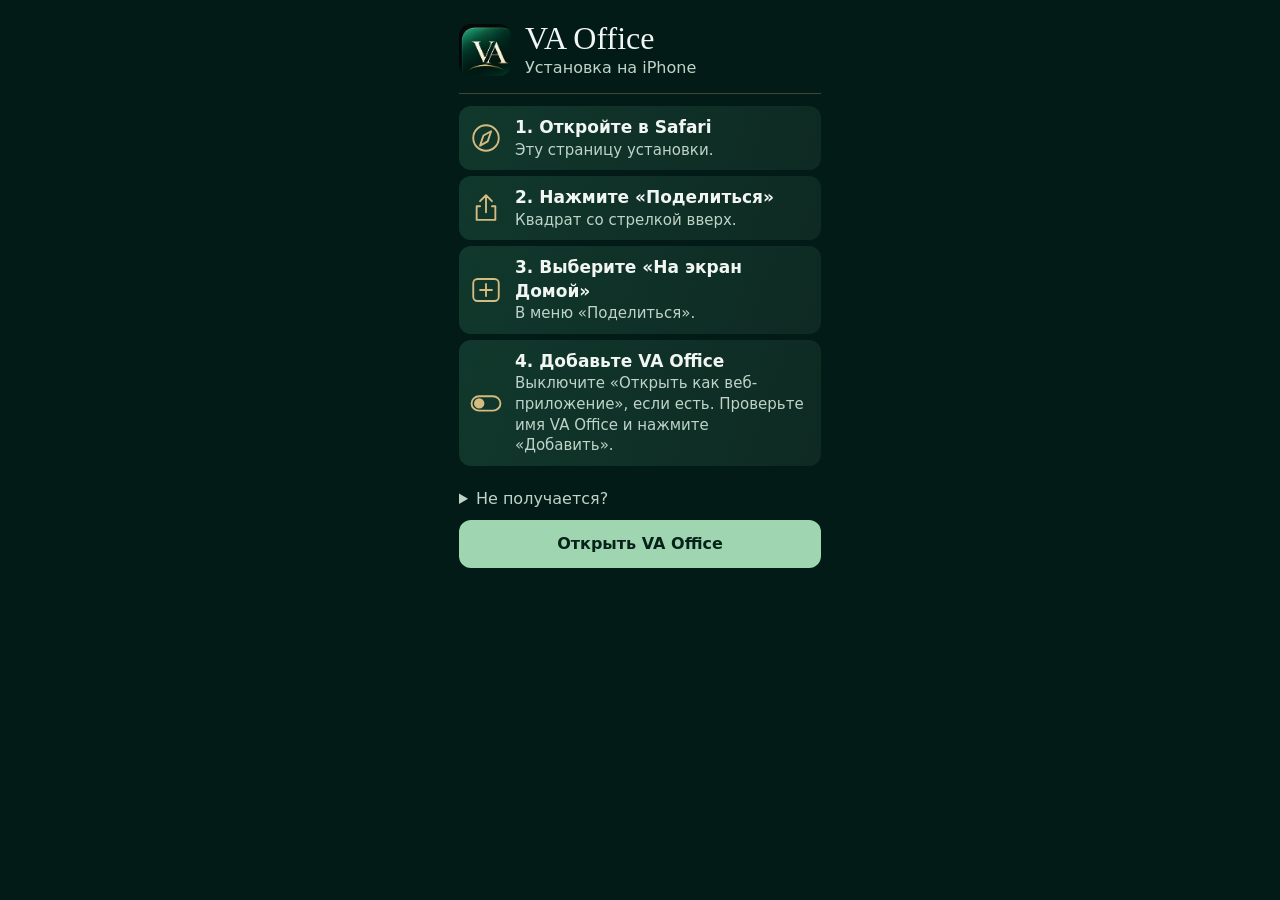
<file: index.html>
<!doctype html>
<html lang="ru"><head><meta charset="utf-8"><meta name="viewport" content="width=device-width,initial-scale=1"><meta name="apple-mobile-web-app-title" content="VA Office"><title>VA Office</title><link rel="apple-touch-icon" href="./apple-touch-icon.png"><style>
*{box-sizing:border-box}html{color-scheme:dark;background:#031b16;color:#f2f6f3;font:16px/1.38 system-ui,-apple-system,sans-serif}body{margin:0}main{width:min(100%,390px);margin:0 auto;padding:20px 14px 24px}header{display:flex;align-items:center;gap:14px;padding-bottom:14px;border-bottom:1px solid #9e8b5966}header img{width:52px;height:52px;border-radius:12px}h1{font:normal 32px Georgia,serif;margin:0}header p,p{margin:0;color:#bfd3c8}ol{list-style:none;padding:0;margin:12px 0}li{display:flex;align-items:center;gap:12px;margin:6px 0;background:linear-gradient(110deg,#11382c,#0e2a22);border-radius:12px;padding:10px}svg{width:34px;flex:none;color:#d4bb81}strong{font-size:17px}li p,details p{font-size:15px}summary{cursor:pointer;padding:10px 0;color:#bfd3c8}details p{padding-bottom:10px}a{display:block;text-align:center;background:#9fd6b1;color:#072319;font-weight:700;text-decoration:none;padding:13px;border-radius:12px}button{font:inherit;background:transparent;border:0;color:#bfd3c8;padding:12px 0;text-decoration:underline;cursor:pointer}[hidden]{display:none}
</style></head><body><main><header><img src="./apple-touch-icon.png" alt=""><div><h1>VA Office</h1><p id="subtitle">Установка на iPhone</p></div></header><button hidden id="toggle" aria-controls="guide" aria-expanded="false">Показать инструкцию</button><section id="guide"><ol><li><svg viewBox="0 0 40 40" aria-hidden="true" fill="none" stroke="currentColor" stroke-width="2.2" stroke-linecap="round" stroke-linejoin="round"><circle cx="20" cy="20" r="15"/><path d="m26 12-4 12-9 5 4-12z"/></svg><div><strong>1. Откройте в Safari</strong><p>Эту страницу установки.</p></div></li><li><svg viewBox="0 0 40 40" aria-hidden="true" fill="none" stroke="currentColor" stroke-width="2.2" stroke-linecap="round" stroke-linejoin="round"><path d="M13 18H9v16h22V18h-4M20 25V5m-7 7 7-7 7 7"/></svg><div><strong>2. Нажмите «Поделиться»</strong><p>Квадрат со стрелкой вверх.</p></div></li><li><svg viewBox="0 0 40 40" aria-hidden="true" fill="none" stroke="currentColor" stroke-width="2.2" stroke-linecap="round" stroke-linejoin="round"><rect x="5" y="7" width="30" height="26" rx="5"/><path d="M20 13v14m-7-7h14"/></svg><div><strong>3. Выберите «На экран Домой»</strong><p>В меню «Поделиться».</p></div></li><li><svg viewBox="0 0 40 40" aria-hidden="true" fill="none" stroke="currentColor" stroke-width="2.2" stroke-linecap="round" stroke-linejoin="round"><rect x="3" y="12" width="34" height="17" rx="9"/><circle cx="12" cy="20.5" r="5" fill="currentColor"/></svg><div><strong>4. Добавьте VA Office</strong><p>Выключите «Открыть как веб-приложение», если есть. Проверьте имя VA Office и нажмите «Добавить».</p></div></li></ol><details><summary>Не получается?</summary><p>В Telegram откройте ссылку в обычном Safari. Если пункт «На экран Домой» не виден, прокрутите меню действий. Для повторного входа используйте тот же браузер и профиль.</p></details></section><a id="launch" href="https://script.google.com/macros/s/AKfycbwnDHt6Txl6LiNyD1DN5sJlEuTU75inN-IYjceChsYgxGYlL2q8u-q3y4a3CAHXvHGt/exec">Открыть VA Office</a></main><script>
const guide=document.getElementById('guide'), toggle=document.getElementById('toggle');
try { if(localStorage.getItem('va-office-guide-seen')==='1'){guide.hidden=true;toggle.hidden=false;document.getElementById('subtitle').textContent='Рабочее приложение';} } catch {}
toggle.onclick=()=>{guide.hidden=!guide.hidden;toggle.setAttribute('aria-expanded',String(!guide.hidden));toggle.textContent=guide.hidden?'Показать инструкцию':'Свернуть инструкцию';};
document.getElementById('launch').onclick=()=>{try{localStorage.setItem('va-office-guide-seen','1')}catch{}};
</script></body></html>
</file>
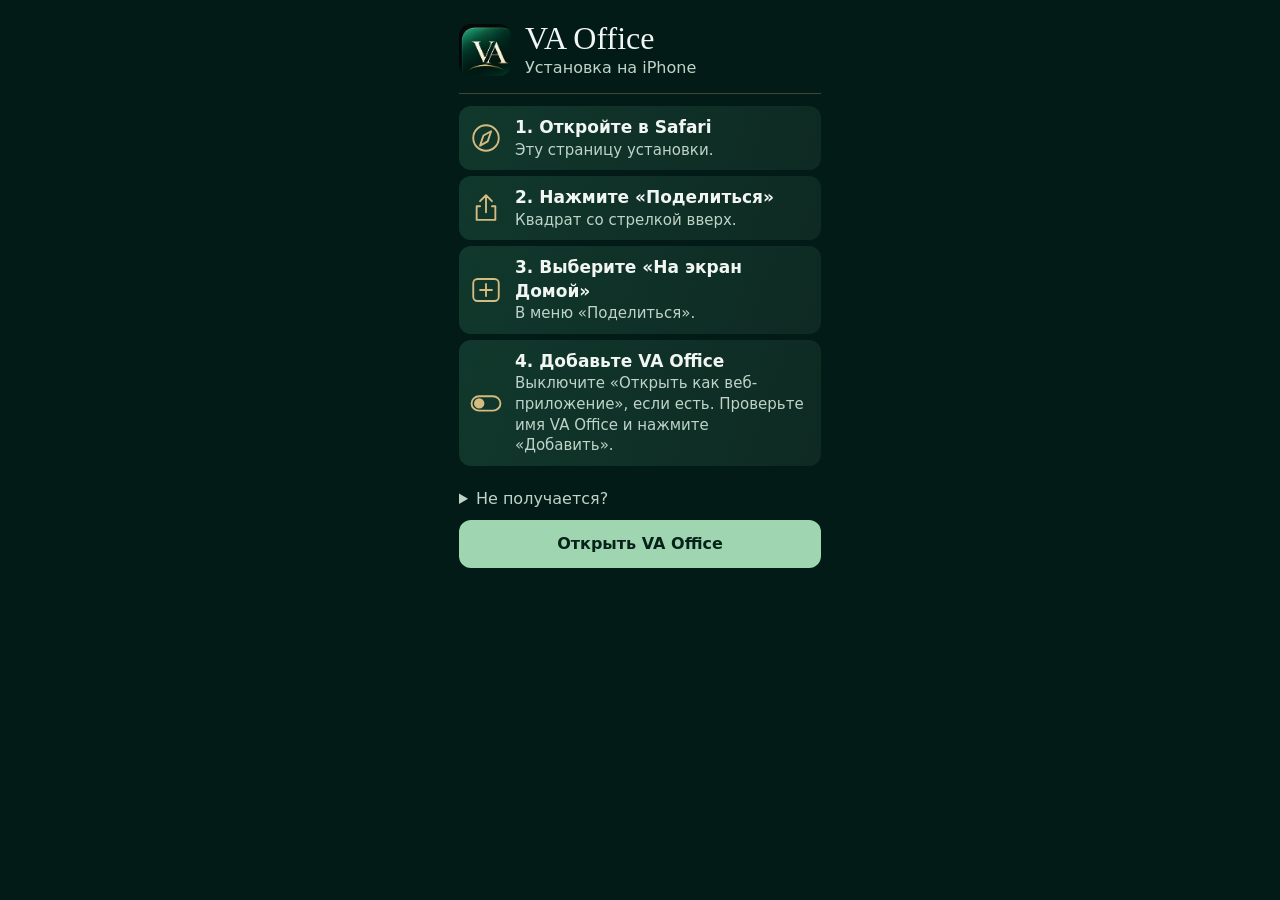
<file: pilot-v11.html>
<!doctype html>
<html lang="ru"><head><meta charset="utf-8"><meta name="viewport" content="width=device-width,initial-scale=1"><meta name="apple-mobile-web-app-title" content="VA Office"><title>VA Office</title><link rel="apple-touch-icon" href="./apple-touch-icon.png"><style>
*{box-sizing:border-box}html{color-scheme:dark;background:#031b16;color:#f2f6f3;font:16px/1.38 system-ui,-apple-system,sans-serif}body{margin:0}main{width:min(100%,390px);margin:0 auto;padding:20px 14px 24px}header{display:flex;align-items:center;gap:14px;padding-bottom:14px;border-bottom:1px solid #9e8b5966}header img{width:52px;height:52px;border-radius:12px}h1{font:normal 32px Georgia,serif;margin:0}header p,p{margin:0;color:#bfd3c8}ol{list-style:none;padding:0;margin:12px 0}li{display:flex;align-items:center;gap:12px;margin:6px 0;background:linear-gradient(110deg,#11382c,#0e2a22);border-radius:12px;padding:10px}svg{width:34px;flex:none;color:#d4bb81}strong{font-size:17px}li p,details p{font-size:15px}summary{cursor:pointer;padding:10px 0;color:#bfd3c8}details p{padding-bottom:10px}a{display:block;text-align:center;background:#9fd6b1;color:#072319;font-weight:700;text-decoration:none;padding:13px;border-radius:12px}button{font:inherit;background:transparent;border:0;color:#bfd3c8;padding:12px 0;text-decoration:underline;cursor:pointer}[hidden]{display:none}
</style></head><body><main><header><img src="./apple-touch-icon.png" alt=""><div><h1>VA Office</h1><p id="subtitle">Установка на iPhone</p></div></header><button hidden id="toggle" aria-controls="guide" aria-expanded="false">Показать инструкцию</button><section id="guide"><ol><li><svg viewBox="0 0 40 40" aria-hidden="true" fill="none" stroke="currentColor" stroke-width="2.2" stroke-linecap="round" stroke-linejoin="round"><circle cx="20" cy="20" r="15"/><path d="m26 12-4 12-9 5 4-12z"/></svg><div><strong>1. Откройте в Safari</strong><p>Эту страницу установки.</p></div></li><li><svg viewBox="0 0 40 40" aria-hidden="true" fill="none" stroke="currentColor" stroke-width="2.2" stroke-linecap="round" stroke-linejoin="round"><path d="M13 18H9v16h22V18h-4M20 25V5m-7 7 7-7 7 7"/></svg><div><strong>2. Нажмите «Поделиться»</strong><p>Квадрат со стрелкой вверх.</p></div></li><li><svg viewBox="0 0 40 40" aria-hidden="true" fill="none" stroke="currentColor" stroke-width="2.2" stroke-linecap="round" stroke-linejoin="round"><rect x="5" y="7" width="30" height="26" rx="5"/><path d="M20 13v14m-7-7h14"/></svg><div><strong>3. Выберите «На экран Домой»</strong><p>В меню «Поделиться».</p></div></li><li><svg viewBox="0 0 40 40" aria-hidden="true" fill="none" stroke="currentColor" stroke-width="2.2" stroke-linecap="round" stroke-linejoin="round"><rect x="3" y="12" width="34" height="17" rx="9"/><circle cx="12" cy="20.5" r="5" fill="currentColor"/></svg><div><strong>4. Добавьте VA Office</strong><p>Выключите «Открыть как веб-приложение», если есть. Проверьте имя VA Office и нажмите «Добавить».</p></div></li></ol><details><summary>Не получается?</summary><p>В Telegram откройте ссылку в обычном Safari. Если пункт «На экран Домой» не виден, прокрутите меню действий. Для повторного входа используйте тот же браузер и профиль.</p></details></section><a id="launch" href="https://script.google.com/macros/s/AKfycbwnDHt6Txl6LiNyD1DN5sJlEuTU75inN-IYjceChsYgxGYlL2q8u-q3y4a3CAHXvHGt/exec">Открыть VA Office</a></main><script>
const guide=document.getElementById('guide'), toggle=document.getElementById('toggle');
try { if(localStorage.getItem('va-office-guide-seen')==='1'){guide.hidden=true;toggle.hidden=false;document.getElementById('subtitle').textContent='Рабочее приложение';} } catch {}
toggle.onclick=()=>{guide.hidden=!guide.hidden;toggle.setAttribute('aria-expanded',String(!guide.hidden));toggle.textContent=guide.hidden?'Показать инструкцию':'Свернуть инструкцию';};
document.getElementById('launch').onclick=()=>{try{localStorage.setItem('va-office-guide-seen','1')}catch{}};
</script><script>// Loaded by the existing installation page. The ordinary anchor is the fallback.
const vaOrigin='https://n-mtchf2bbxznzm7ntmjk32ryvcnj4o4qrbfqeubq-0lu-script.googleusercontent.com';
let vaPopup,vaKeys;
const vaReq=r=>new Promise((resolve,reject)=>{r.onsuccess=()=>resolve(r.result);r.onerror=()=>reject(r.error)});
async function loadDevicePair(){
 const o=indexedDB.open('va-office-device-v11',1);
 o.onupgradeneeded=()=>o.result.createObjectStore('keys');
 const db=await vaReq(o);
 try{let pair=await vaReq(db.transaction('keys').objectStore('keys').get('current'));
 if(!pair){const generated=await crypto.subtle.generateKey({name:'RSASSA-PKCS1-v1_5',modulusLength:2048,publicExponent:new Uint8Array([1,0,1]),hash:'SHA-256'},false,['sign','verify']);
 const tx=db.transaction('keys','readwrite'),store=tx.objectStore('keys'),r=store.get('current');
 r.onsuccess=()=>{pair=r.result||generated;if(!r.result)store.add(generated,'current')};
 await new Promise((ok,no)=>{tx.oncomplete=ok;tx.onabort=()=>no(tx.error)})}
 if(pair.privateKey.extractable)throw Error();return pair;
 }finally{db.close()}
}
const vaHex=b=>Array.from(new Uint8Array(b),v=>v.toString(16).padStart(2,'0')).join('');
const vaSeen=new Set();
document.getElementById('launch').addEventListener('click',e=>{
 if(e.ctrlKey||e.metaKey||e.shiftKey||e.altKey)return;
 vaPopup=window.open(e.currentTarget.href,'_blank');vaSeen.clear();
 if(vaPopup)e.preventDefault();
});
window.addEventListener('message',async e=>{
 const d=e.data;if(!vaPopup||e.origin!==vaOrigin||d?.kind!=='va11'||!/^[-a-f0-9]{36}$/.test(d.id)||vaSeen.has(d.id))return;
 try{if(e.source!==vaPopup.frames[0].frames[0])return}catch{return}
 if(d.op!=='key' && !(d.op==='sign'&&/^VA11:(login|bind):[a-f0-9]{64}$/.test(d.challenge)))return;
 vaSeen.add(d.id);let value=null;
 try{const pair=await (vaKeys||=loadDevicePair());
 if(d.op==='key'){const jwk=await crypto.subtle.exportKey('jwk',pair.publicKey);value=vaHex(Uint8Array.from(atob(jwk.n.replace(/-/g,'+').replace(/_/g,'/')),c=>c.charCodeAt(0)))}
 else value=vaHex(await crypto.subtle.sign('RSASSA-PKCS1-v1_5',pair.privateKey,new TextEncoder().encode(d.challenge)));
 }catch{vaKeys=null}
 e.source.postMessage({kind:'va11-result',id:d.id,value},vaOrigin);
});
</script></body></html>
</file>
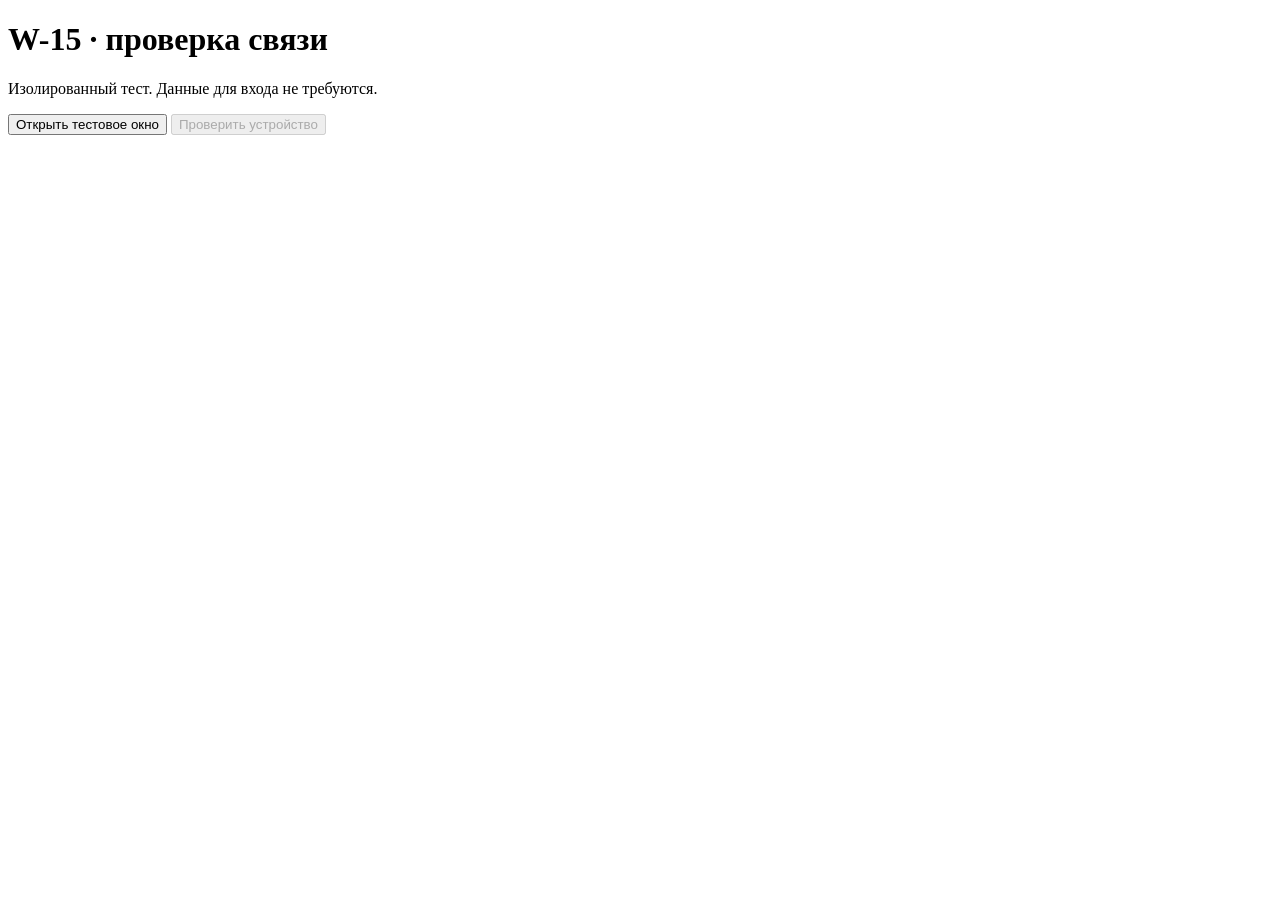
<file: w15-channel.html>
<!doctype html><html lang="ru"><meta charset="utf-8"><meta name="referrer" content="no-referrer"><title>W-15 · диагностика</title><h1>W-15 · проверка связи</h1><p>Изолированный тест. Данные для входа не требуются.</p><button id="start">Открыть тестовое окно</button> <button id="ping" disabled>Проверить устройство</button><p id="status" role="status"></p><script>
const gas='https://n-mtchf2bbxznzm7ntmjk32ryvcnj4o4qrbfqeubq-0lu-script.googleusercontent.com';
const url='https://script.google.com/macros/s/AKfycbzDF4ypTrqLqVO0FVeqS1mpTNkJO-9XrKedl_0e5O0/dev?w15=channel';

let popup,peer,attempt,busy=false;const pending=new Map(),out=document.querySelector('#status');
start.onclick=()=>{popup=window.open(url,'_blank');ping.disabled=!popup;out.textContent='Дождитесь окна Apps Script';};
function rpc(op,payload){const nonce=crypto.randomUUID();return new Promise((resolve,reject)=>{
 const timer=setTimeout(()=>{pending.delete(nonce);reject(Error('нет ответа'))},40000);
 pending.set(nonce,x=>{clearTimeout(timer);x.error?reject(Error(x.error)):resolve(x.value)});
 peer.postMessage({type:'w15',attempt,nonce,op,payload},gas);
});}
onmessage=e=>{const x=e.data;if(e.origin!==gas||e.source!==peer||x?.type!=='w15.result'||x.attempt!==attempt)return;
 const done=pending.get(x.nonce);if(done){pending.delete(x.nonce);done(x)}};
const req=r=>new Promise((ok,no)=>{r.onsuccess=()=>ok(r.result);r.onerror=()=>no(Error('IndexedDB'))});
const hex=a=>Array.from(new Uint8Array(a),b=>b.toString(16).padStart(2,'0')).join('');
ping.onclick=async()=>{if(busy)return;busy=true;try{
 peer=popup.frames[0].frames[0];attempt=crypto.randomUUID();
 const o=indexedDB.open('w15-fixture',1);o.onupgradeneeded=()=>o.result.createObjectStore('keys');const db=await req(o);
 let k=await req(db.transaction('keys').objectStore('keys').get('fixture')),fresh=!k;
 if(fresh){k=await crypto.subtle.generateKey({name:'RSASSA-PKCS1-v1_5',modulusLength:2048,publicExponent:new Uint8Array([1,0,1]),hash:'SHA-256'},false,['sign','verify']);
 const tx=db.transaction('keys','readwrite');tx.objectStore('keys').put(k,'fixture');await new Promise((ok,no)=>{tx.oncomplete=ok;tx.onabort=no})}
 db.close();if(k.privateKey.extractable)throw Error('extractable');
 const jwk=await crypto.subtle.exportKey('jwk',k.publicKey),n=hex(Uint8Array.from(atob(jwk.n.replace(/-/g,'+').replace(/_/g,'/')),c=>c.charCodeAt(0)));
 const sign=async q=>hex(await crypto.subtle.sign('RSASSA-PKCS1-v1_5',k.privateKey,new TextEncoder().encode(q)));
 let q=await rpc(fresh?'bind':'login',{n});const proof={q,signature:await sign(q)};
 const token=await rpc('finish',proof);const role=await rpc('read',{token});if(role!=='viewer')throw Error('role');
 async function denied(op,a){try{await rpc(op,a)}catch(e){if(e.message==='denied')return;throw e}throw Error('unexpected grant')}
 await denied('finish',proof);await denied('write',{token});
 if(!fresh){q=await rpc('revoke',{n});await rpc('finish',{q,signature:await sign(q)});await denied('read',{token});await denied('login',{n});
 const clear=indexedDB.deleteDatabase('w15-fixture');await req(clear)}
 out.textContent=fresh?'PASS: привязка, подпись, сессия, replay и права':'PASS: ключ после закрытия, новая сессия, отзыв и отказ';
 }catch(e){out.textContent='STOP: '+e.message}finally{busy=false}};
</script></html>
</file>
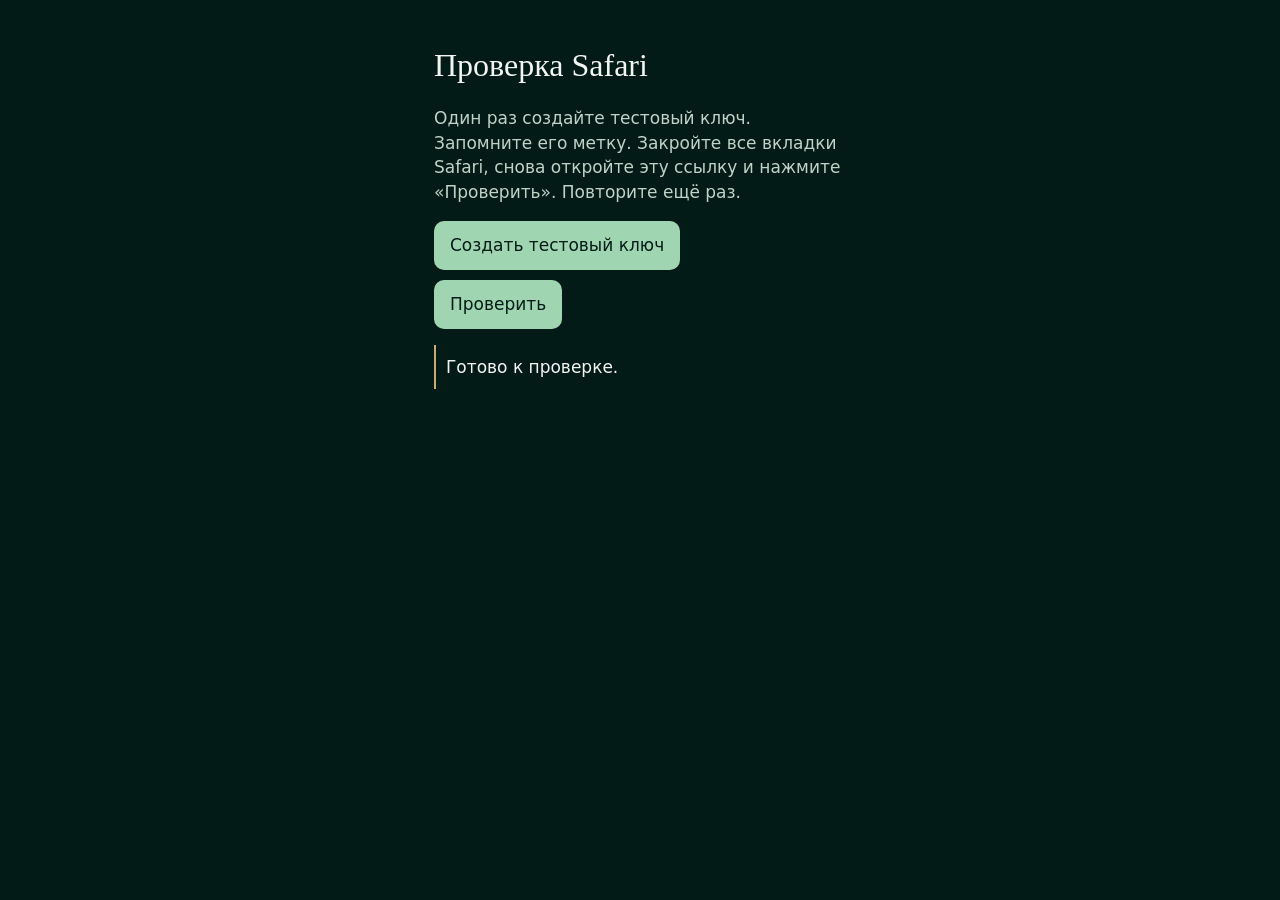
<file: w16-safari.html>
<!doctype html><html lang="ru"><head><meta charset="utf-8"><meta name="viewport" content="width=device-width,initial-scale=1"><meta name="referrer" content="no-referrer"><meta http-equiv="Content-Security-Policy" content="default-src 'none'; script-src 'unsafe-inline'; style-src 'unsafe-inline'; connect-src 'none'; form-action 'none'; base-uri 'none'"><title>VA Office · проверка Safari</title>
<style>*{box-sizing:border-box}body{background:#031b16;color:#f2f6f3;font:17px/1.45 system-ui;margin:0}main{max-width:28rem;margin:auto;padding:26px 18px}h1{font:32px Georgia,serif}p{color:#bfd3c8}button{font:inherit;border:0;border-radius:10px;padding:12px 16px;background:#9fd6b1;color:#031b16;display:block;margin:10px 0}button:disabled{opacity:.55}output{display:block;border-left:2px solid #c8aa74;padding:10px;margin-top:16px}</style></head><body><main><h1>Проверка Safari</h1><p>Один раз создайте тестовый ключ. Запомните его метку. Закройте все вкладки Safari, снова откройте эту ссылку и нажмите «Проверить». Повторите ещё раз.</p><button id="create">Создать тестовый ключ</button><button id="check">Проверить</button><output id="result" aria-live="polite">Готово к проверке.</output></main><script>
const create=document.querySelector('#create'),check=document.querySelector('#check'),out=document.querySelector('#result');
const req=r=>new Promise((ok,no)=>{r.onsuccess=()=>ok(r.result);r.onerror=()=>no(r.error)});
let done=false;
async function run(make){
 create.disabled=check.disabled=true;let db;
 try{
 if(window.navigator.standalone||matchMedia('(display-mode: standalone)').matches)throw Error('Откройте эту ссылку в обычном Safari.');
 const o=indexedDB.open('va-w16-safari-only-v1',1);o.onupgradeneeded=()=>o.result.createObjectStore('fixture');db=await req(o);
 let record=await req(db.transaction('fixture').objectStore('fixture').get('key'));
 if(!record){
 if(!make)throw Error('Ключ не найден. Если вы уже создавали ключ, сообщите этот результат.');
 const pair=await crypto.subtle.generateKey({name:'RSASSA-PKCS1-v1_5',modulusLength:2048,publicExponent:new Uint8Array([1,0,1]),hash:'SHA-256'},false,['sign','verify']);
 record={pair,count:0};const tx=db.transaction('fixture','readwrite');tx.objectStore('fixture').add(record,'key');await new Promise((ok,no)=>{tx.oncomplete=ok;tx.onabort=()=>no(tx.error)});
 }
 if(record.pair.privateKey.extractable)throw Error('Проверка защиты ключа не пройдена.');
 const nonce=crypto.getRandomValues(new Uint8Array(32)),alg='RSASSA-PKCS1-v1_5',sig=await crypto.subtle.sign(alg,record.pair.privateKey,nonce);
 if(!await crypto.subtle.verify(alg,record.pair.publicKey,sig,nonce))throw Error('Проверка ключа не пройдена.');
 const digest=await crypto.subtle.digest('SHA-256',await crypto.subtle.exportKey('spki',record.pair.publicKey));
 const label=Array.from(new Uint8Array(digest).slice(0,6),b=>b.toString(16).padStart(2,'0')).join('').toUpperCase();
 if(!make){record.count++;const tx=db.transaction('fixture','readwrite');tx.objectStore('fixture').put(record,'key');await new Promise((ok,no)=>{tx.oncomplete=ok;tx.onabort=()=>no(tx.error)});}
 done=true;out.textContent=(make?'Ключ готов.':'Проверка '+record.count+' пройдена.')+' Метка '+label+'. Закройте вкладки перед следующей проверкой.';
 }catch(e){out.textContent=e.message||'Проверка прервана.'}finally{if(db)db.close();create.disabled=check.disabled=done}
}
create.onclick=()=>run(true);check.onclick=()=>run(false);
</script></body></html>
</file>
